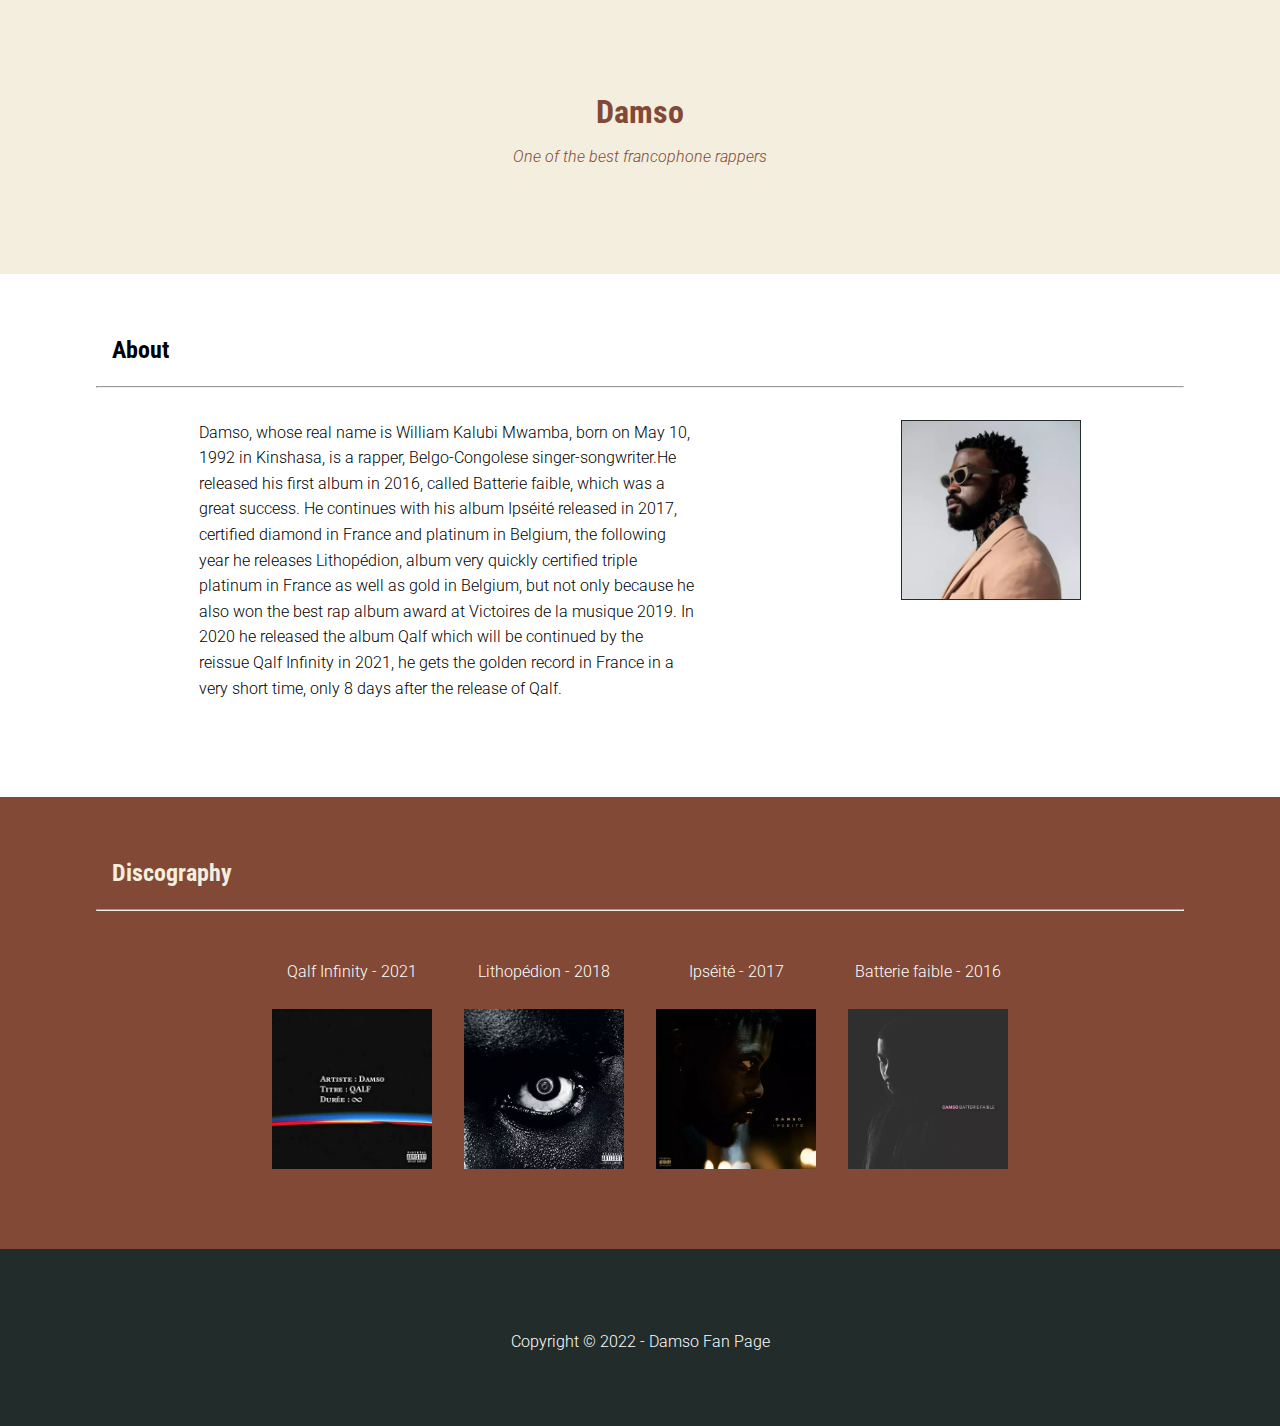
<file: index.html>
<!DOCTYPE html>
<html lang="en">
<head>
    <meta charset="UTF-8">
    <meta http-equiv="X-UA-Compatible" content="IE=edge">
    <meta name="viewport" content="width=device-width, initial-scale=1.0">
    <link rel="stylesheet" href="mainpage/CSS/main.css">
    <link href="https://fonts.googleapis.com/css2?family=Roboto+Condensed:ital,wght@0,300;1,300&display=swap" rel="stylesheet">
    <link href="https://fonts.googleapis.com/css2?family=Roboto:ital,wght@0,100;0,300;1,100;1,300&display=swap" rel="stylesheet"> 
    <title>Damso Fan Page</title>
</head>
<body>

    <header class="bg-light">
        <div class="container text-center">
            <h1>Damso</h1>
            <p>One of the best francophone rappers</p>
        </div>
    </header>

    <section class="about">
        <div class="container">
            <h2>About</h2>
            <hr>
            <div class="split">
                <div class="left">
                    <p>Damso, whose real name is William Kalubi Mwamba, born on May 10, 1992 in Kinshasa, is a 
                        rapper, Belgo-Congolese singer-songwriter.He released his first album in 2016, called 
                        Batterie faible, which was a great success. He continues with his album Ipséité released in 
                        2017, certified diamond in France and platinum in Belgium, the following year he releases 
                        Lithopédion, album very quickly certified triple platinum in France as well as gold in 
                        Belgium, but not only because he also won the best rap album award at Victoires de la 
                        musique 2019. In 2020 he released the album Qalf which will be continued by the reissue 
                        Qalf Infinity in 2021, he gets the golden record in France in a very short time, only 8 days 
                        after the release of Qalf.</p>
                </div>
                <div class="right">
                    <img class ="pp" src="mainpage/img/imgdamso.webp" alt="photo du rappeur Damso">
                </div>
            </div>
        </div>
    </section>

    <section class="bg-brown">
        <div class="container">
            <h2>Discography</h2>
            <hr>
            <div class="split">
                <div class="forhover">
                    <p>Qalf Infinity - 2021</p>
                    <a href="qalf-infinity/qalfinfinity.html"><img class ="album" src="mainpage/img/qalf.jpg" alt="cover de l'album"></a>
                </div>
                <div class="forhover">
                    <p>Lithopédion - 2018</p>
                    <a href="lithopédion/lithopedion.html"><img class ="album" src="mainpage/img/lithopedion.webp" alt="cover de l'album"></a>
                </div>
                <div class="forhover">
                    <p>Ipséité - 2017</p>
                    <a href="ipseite/ipseite.html"><img class ="album" src="mainpage/img/ipseite.webp" alt="cover de l'album"></a>
                </div>
                <div class="forhover">
                    <p>Batterie faible - 2016</p>
                    <a href="batterie-faible/batteriefaible.html"><img class ="album" src="mainpage/img/batterie-faible.webp" alt="cover de l'album"></a>
                </div>
            </div>
        </div>
    </section>

    <footer class="bg-dark">
        <div class="container text-center">
            <p>Copyright &copy; 2022 - Damso Fan Page</p>
        </div>
    </footer>

</body>
</html>
</file>
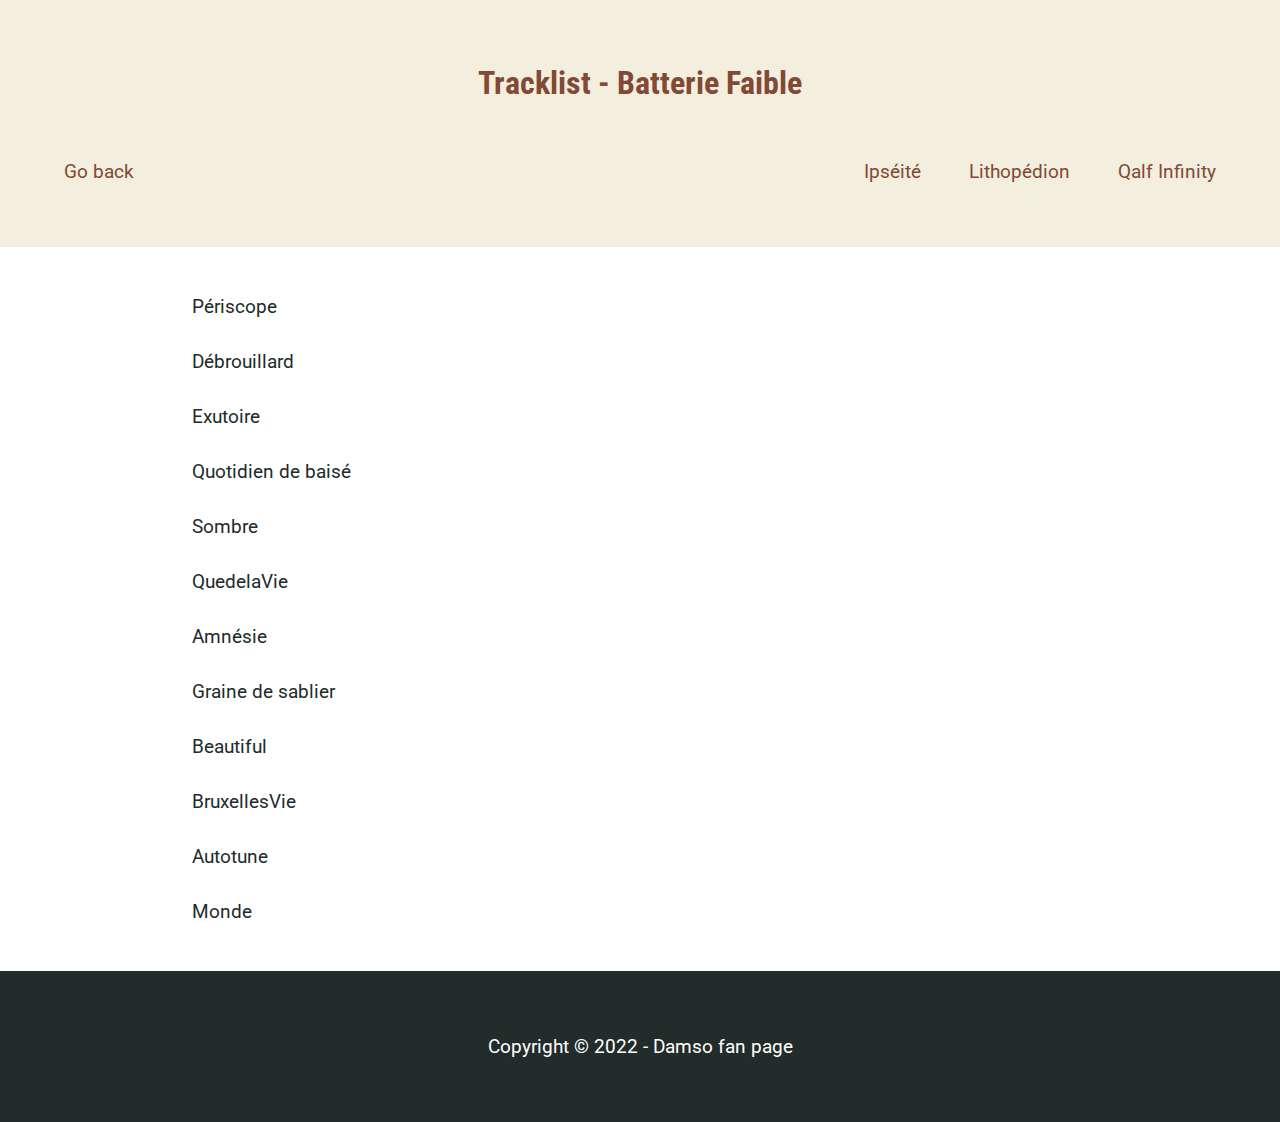
<file: batterie-faible/index.html>
<!DOCTYPE html>
<html lang="en">
<head>
    <meta charset="UTF-8">
    <meta http-equiv="X-UA-Compatible" content="IE=edge">
    <meta name="viewport" content="width=device-width, initial-scale=1.0">
    <link rel="stylesheet" href="CSS/style.css">
    <link href="https://fonts.googleapis.com/css2?family=Roboto+Condensed:ital,wght@0,300;1,300&display=swap" rel="stylesheet">
    <link href="https://fonts.googleapis.com/css2?family=Roboto:ital,wght@0,100;0,300;1,100;1,300&display=swap" rel="stylesheet">
    <title>Tracklist - Batterie Faible</title>
</head>
<body>
    
    <div class="bg-light">
        <div class="container">
            <header class="text-center">
                <div >
                    <h1>Tracklist - Batterie Faible</h1>
                </div>
            </header>
            <nav class="navbar">

                <div class="left">
                    <a href="../index.html"><p>Go back</p></a>
                </div>

                <div class="right">
                    <ul class="navigation text-center">
                        <li>
                            <a href="../ipseite/index.html">
                                <p>Ipséité</p>
                            </a>
                        </li>
                        <li>
                            <a href="../lithopédion/index.html">
                                <p>Lithopédion</p>
                            </a>
                        </li>
                        <li>
                            <a href="../qalf-infinity/index.html">
                                <p>Qalf Infinity</p>
                            </a>
                        </li>
                    </ul>
                </div>
                
            </nav>
        </div>
    </div>
    

    <section class="bg-white">
        <ul class="tracklist">
            <li>
                <p>Périscope</p>
            </li>
            <li>
                <p>Débrouillard</p>
            </li>
            <li>
                <p>Exutoire</p>
            </li>
            <li>
                <p>Quotidien de baisé</p>
            </li>
            <li>
                <p>Sombre</p>
            </li>
            <li>
                <p>QuedelaVie</p>
            </li>
            <li>
                <p>Amnésie</p>
            </li>
            <li>
                <p>Graine de sablier</p>
            </li>
            <li>
                <p>Beautiful</p>
            </li>
            <li>
                <p>BruxellesVie</p>
            </li>
            <li>
                <p>Autotune</p>
            </li>
            <li>
                <p>Monde</p>
            </li>
        </ul>
    </section>

    <footer class="bg-dark">
        <div class="container text-center">
            <p>Copyright &copy; 2022 - Damso fan page</p>
        </div>
    </footer>

</body>
</html>
</file>
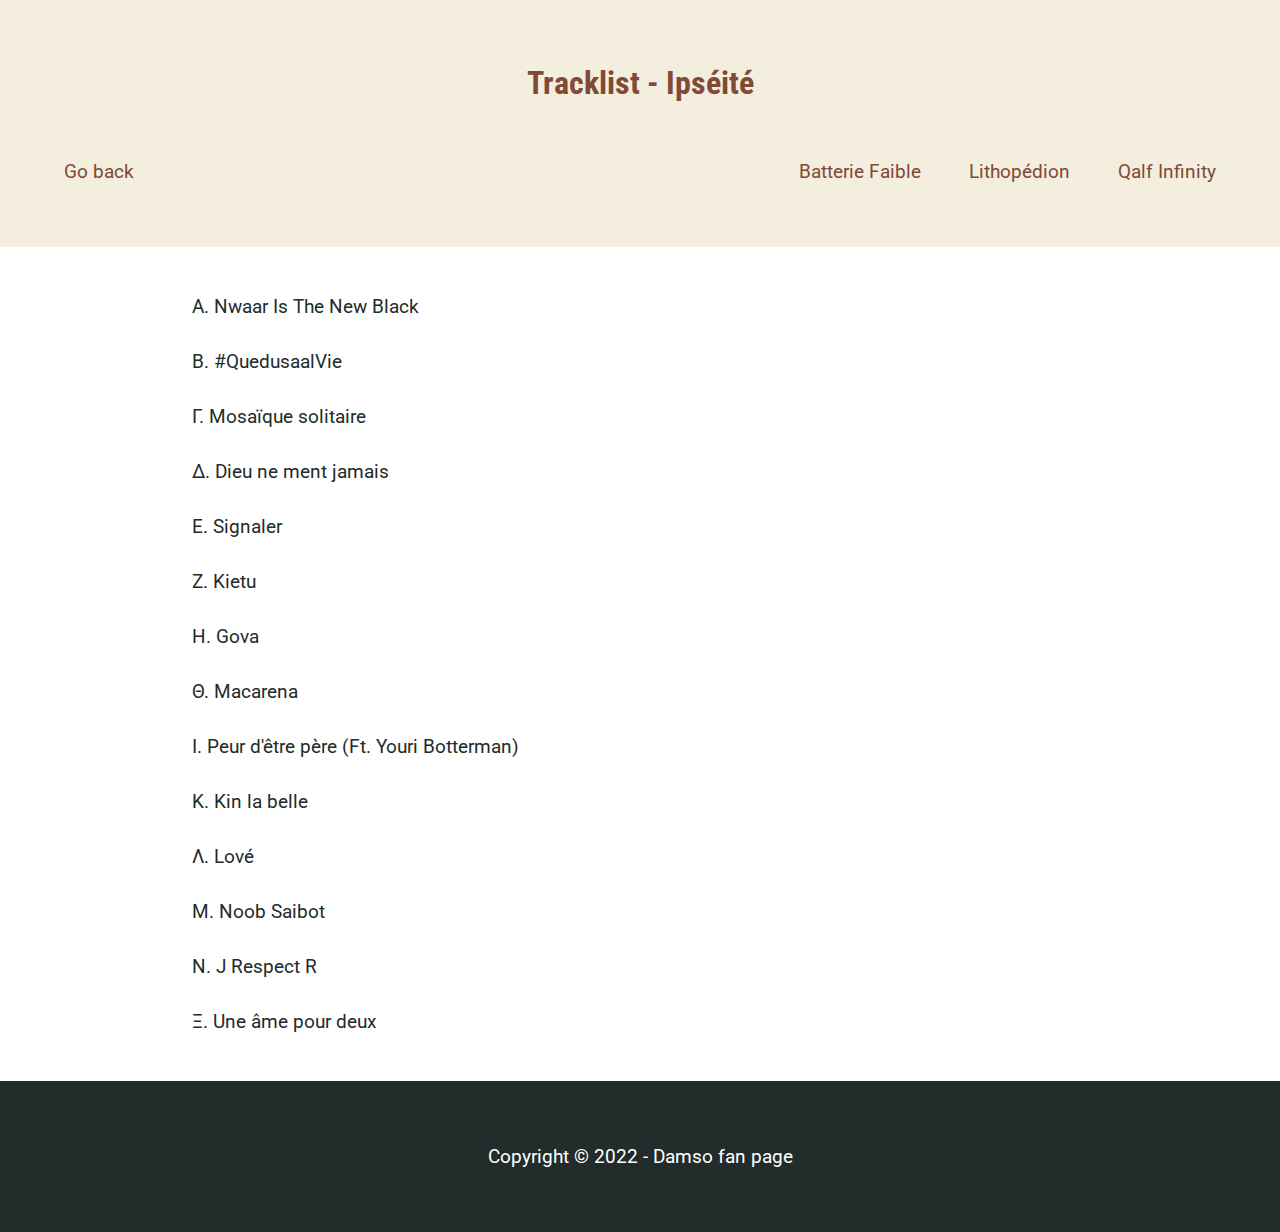
<file: ipseite/index.html>
<!DOCTYPE html>
<html lang="en">
<head>
    <meta charset="UTF-8">
    <meta http-equiv="X-UA-Compatible" content="IE=edge">
    <meta name="viewport" content="width=device-width, initial-scale=1.0">
    <link rel="stylesheet" href="CSS/style.css">
    <link href="https://fonts.googleapis.com/css2?family=Roboto+Condensed:ital,wght@0,300;1,300&display=swap" rel="stylesheet">
    <link href="https://fonts.googleapis.com/css2?family=Roboto:ital,wght@0,100;0,300;1,100;1,300&display=swap" rel="stylesheet">
    <title>Tracklist - Ipséité</title>
</head>
<body>
    
    <div class="bg-light">
        <div class="container">
            <header class="text-center">
                <div >
                    <h1>Tracklist - Ipséité</h1>
                </div>
            </header>
            <nav class="navbar">

                <div class="left">
                    <a href="../index.html"><p>Go back</p></a>
                </div>

                <div class="right">
                    <ul class="navigation text-center">
                        <li>
                            <a href="../batterie-faible/index.html">
                                <p>Batterie Faible</p>
                            </a>
                        </li>
                        <li>
                            <a href="../lithopédion/index.html">
                                <p>Lithopédion</p>
                            </a>
                        </li>
                        <li>
                            <a href="../qalf-infinity/index.html">
                                <p>Qalf Infinity</p>
                            </a>
                        </li>
                    </ul>
                </div>
                
            </nav>
        </div>
    </div>
    

    <section class="bg-white">
        <ul class="tracklist">
            <li>
                <p>Α. Nwaar Is The New Black </p>
            </li>
            <li>
                <p>B. #QuedusaalVie</p>
            </li>
            <li>
                <p>Γ. Mosaïque solitaire</p>
            </li>
            <li>
                <p>Δ. Dieu ne ment jamais</p>
            </li>
            <li>
                <p>Ε. Signaler</p>
            </li>
            <li>
                <p>Ζ. Kietu</p>
            </li>
            <li>
                <p>Η. Gova</p>
            </li>
            <li>
                <p>Θ. Macarena</p>
            </li>
            <li>
                <p>Ι. Peur d'être père (Ft. Youri Botterman)</p>
            </li>
            <li>
                <p>Κ. Kin la belle</p>
            </li>
            <li>
                <p>Λ. Lové</p>
            </li>
            <li>
                <p>Μ. Noob Saibot</p>
            </li>
            <li>
                <p>N. J Respect R</p>
            </li>
            <li>
                <p>Ξ. Une âme pour deux</p>
            </li>
        </ul>
    </section>

    <footer class="bg-dark">
        <div class="container text-center">
            <p>Copyright &copy; 2022 - Damso fan page</p>
        </div>
    </footer>

</body>
</html>
</file>
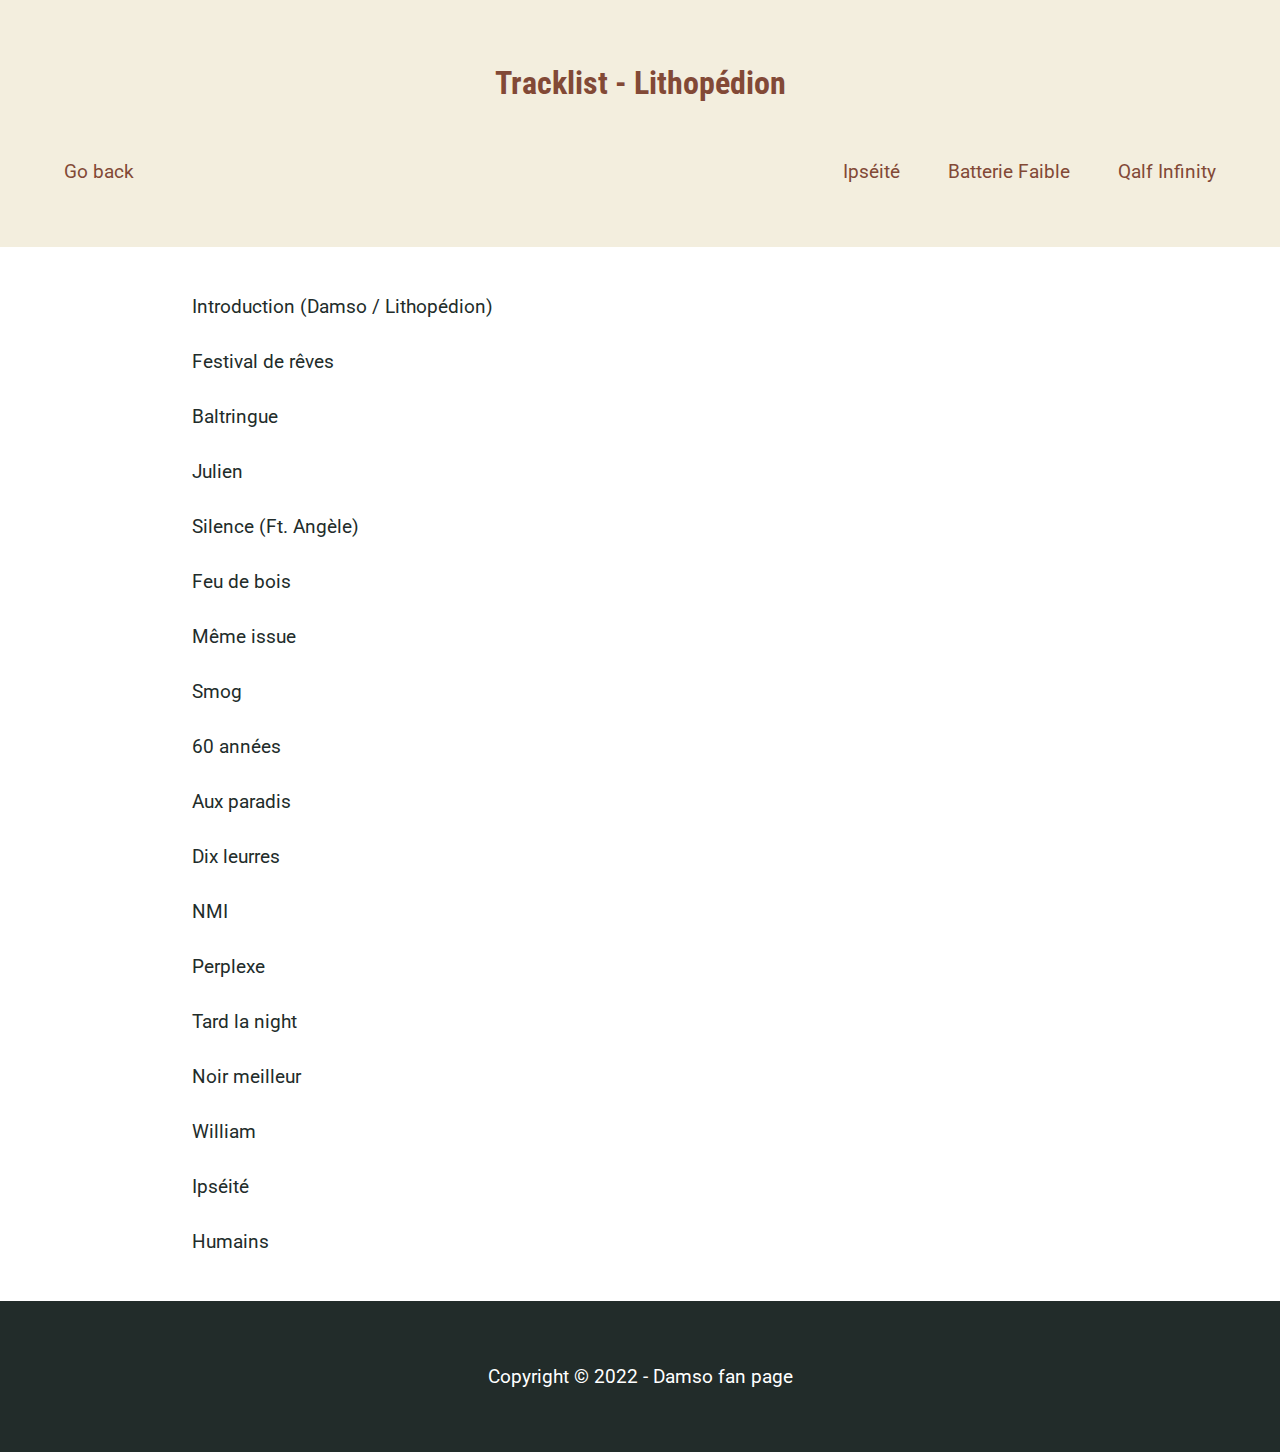
<file: lithopédion/index.html>
<!DOCTYPE html>
<html lang="en">
<head>
    <meta charset="UTF-8">
    <meta http-equiv="X-UA-Compatible" content="IE=edge">
    <meta name="viewport" content="width=device-width, initial-scale=1.0">
    <link rel="stylesheet" href="CSS/style.css">
    <link href="https://fonts.googleapis.com/css2?family=Roboto+Condensed:ital,wght@0,300;1,300&display=swap" rel="stylesheet">
    <link href="https://fonts.googleapis.com/css2?family=Roboto:ital,wght@0,100;0,300;1,100;1,300&display=swap" rel="stylesheet">
    <title>Tracklist - Lithopédion</title>
</head>
<body>
    
    <div class="bg-light">
        <div class="container">
            <header class="text-center">
                <div >
                    <h1>Tracklist - Lithopédion</h1>
                </div>
            </header>
            <nav class="navbar">

                <div class="left">
                    <a href="../index.html"><p>Go back</p></a>
                </div>

                <div class="right">
                    <ul class="navigation text-center">
                        <li>
                            <a href="../ipseite/index.html">
                                <p>Ipséité</p>
                            </a>
                        </li>
                        <li>
                            <a href="../batterie-faible/index.html">
                                <p>Batterie Faible</p>
                            </a>
                        </li>
                        <li>
                            <a href="../qalf-infinity/index.html">
                                <p>Qalf Infinity</p>
                            </a>
                        </li>
                    </ul>
                </div>
                
            </nav>
        </div>
    </div>
    

    <section class="bg-white">
        <ul class="tracklist">
            <li>
                <p>Introduction (Damso / Lithopédion)</p>
            </li>
            <li>
                <p>Festival de rêves</p>
            </li>
            <li>
                <p>Baltringue</p>
            </li>
            <li>
                <p>Julien</p>
            </li>
            <li>
                <p>Silence (Ft. Angèle)</p>
            </li>
            <li>
                <p>Feu de bois</p>
            </li>
            <li>
                <p>Même issue</p>
            </li>
            <li>
                <p>Smog</p>
            </li>
            <li>
                <p>60 années</p>
            </li>
            <li>
                <p>Aux paradis</p>
            </li>
            <li>
                <p>Dix leurres</p>
            </li>
            <li>
                <p>NMI</p>
            </li>
            <li>
                <p>Perplexe</p>
            </li>
            <li>
                <p>Tard la night</p>
            </li>
            <li>
                <p>Noir meilleur</p>
            </li>
            <li>
                <p>William</p>
            </li>
            <li>
                <p>Ipséité</p>
            </li>
            <li>
                <p>Humains</p>
            </li>
        </ul>
    </section>

    <footer class="bg-dark">
        <div class="container text-center">
            <p>Copyright &copy; 2022 - Damso fan page</p>
        </div>
    </footer>

</body>
</html>
</file>
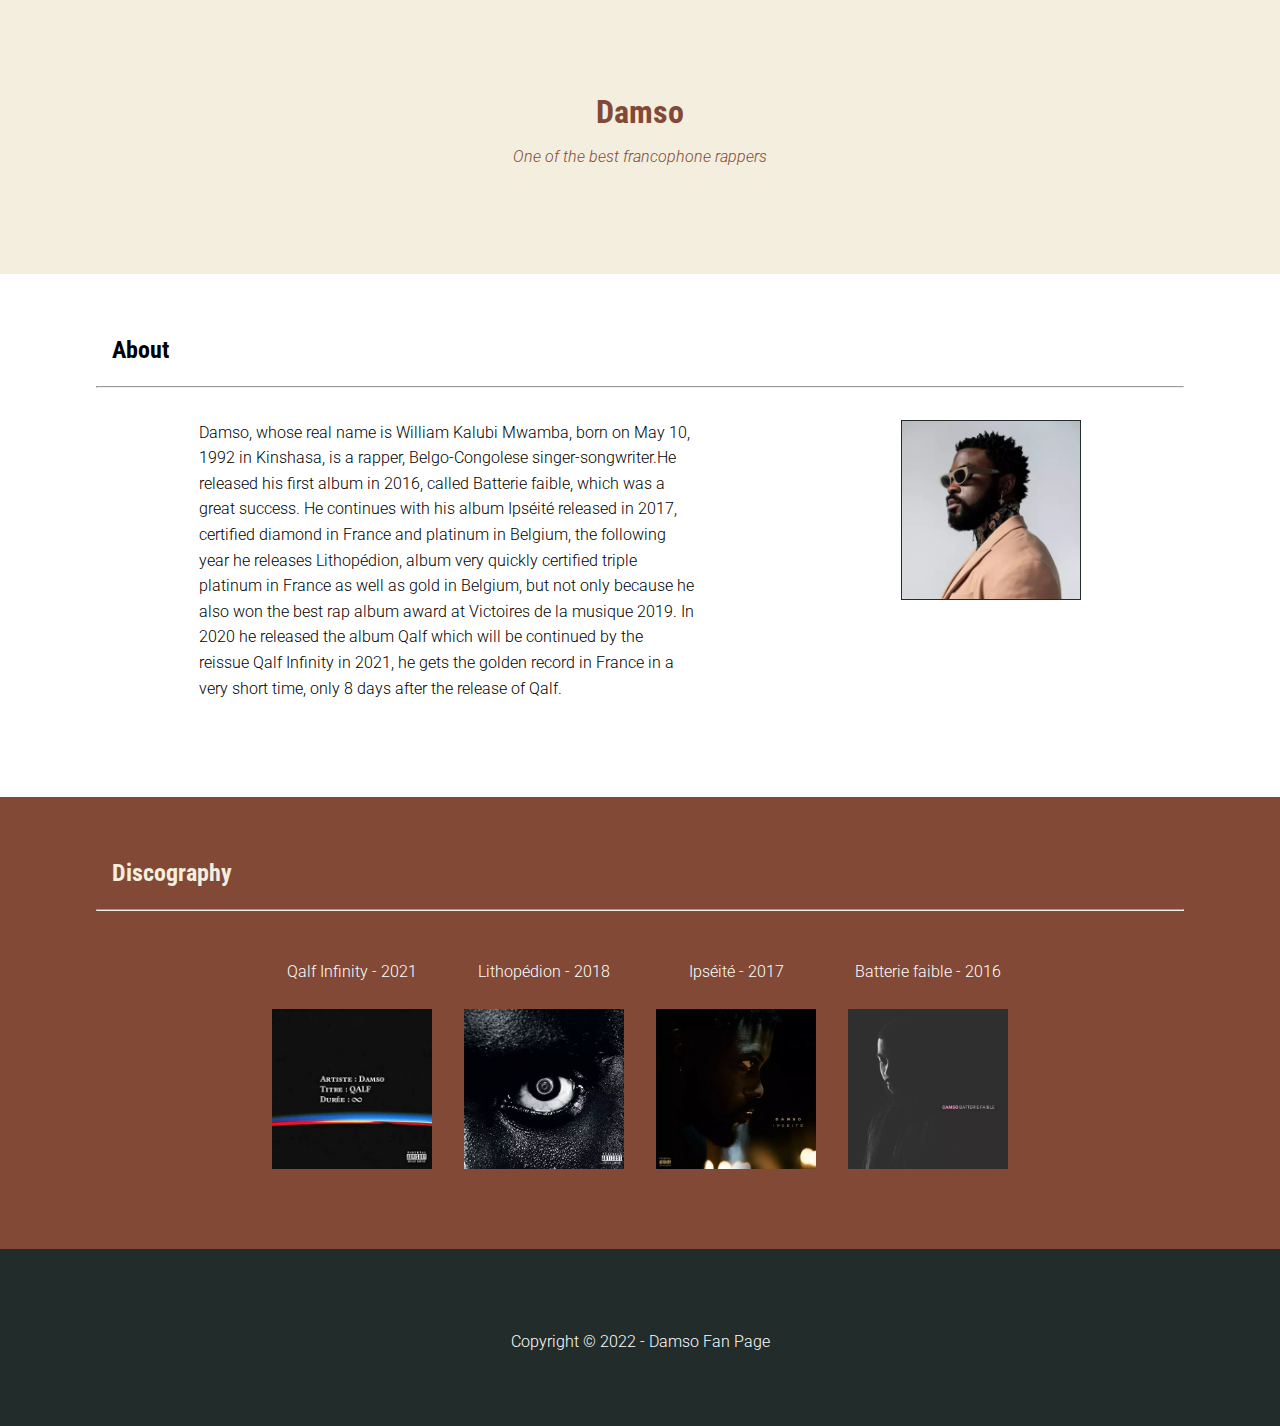
<file: mainpage/index.html>
<!DOCTYPE html>
<html lang="en">
<head>
    <meta charset="UTF-8">
    <meta http-equiv="X-UA-Compatible" content="IE=edge">
    <meta name="viewport" content="width=device-width, initial-scale=1.0">
    <link rel="stylesheet" href="CSS/main.css">
    <link href="https://fonts.googleapis.com/css2?family=Roboto+Condensed:ital,wght@0,300;1,300&display=swap" rel="stylesheet">
    <link href="https://fonts.googleapis.com/css2?family=Roboto:ital,wght@0,100;0,300;1,100;1,300&display=swap" rel="stylesheet"> 
    <title>Damso Fan Page</title>
</head>
<body>

    <header class="bg-light">
        <div class="container text-center">
            <h1>Damso</h1>
            <p>One of the best francophone rappers</p>
        </div>
    </header>

    <section class="about">
        <div class="container">
            <h2>About</h2>
            <hr>
            <div class="split">
                <div class="left">
                    <p>Damso, whose real name is William Kalubi Mwamba, born on May 10, 1992 in Kinshasa, is a 
                        rapper, Belgo-Congolese singer-songwriter.He released his first album in 2016, called 
                        Batterie faible, which was a great success. He continues with his album Ipséité released in 
                        2017, certified diamond in France and platinum in Belgium, the following year he releases 
                        Lithopédion, album very quickly certified triple platinum in France as well as gold in 
                        Belgium, but not only because he also won the best rap album award at Victoires de la 
                        musique 2019. In 2020 he released the album Qalf which will be continued by the reissue 
                        Qalf Infinity in 2021, he gets the golden record in France in a very short time, only 8 days 
                        after the release of Qalf.</p>
                </div>
                <div class="right">
                    <img class ="pp" src="img/imgdamso.webp" alt="photo du rappeur Damso">
                </div>
            </div>
        </div>
    </section>

    <section class="bg-brown">
        <div class="container">
            <h2>Discography</h2>
            <hr>
            <div class="split">
                <div class="forhover">
                    <p>Qalf Infinity - 2021</p>
                    <a href="/qalf-infinity/index.html"><img class ="album" src="img/qalf.jpg" alt="cover de l'album"></a>
                </div>
                <div class="forhover">
                    <p>Lithopédion - 2018</p>
                    <a href="/lithopédion/index.html"><img class ="album" src="img/lithopedion.webp" alt="cover de l'album"></a>
                </div>
                <div class="forhover">
                    <p>Ipséité - 2017</p>
                    <a href="/ipseite/index.html"><img class ="album" src="img/ipseite.webp" alt="cover de l'album"></a>
                </div>
                <div class="forhover">
                    <p>Batterie faible - 2016</p>
                    <a href="/batterie-faible/index.html"><img class ="album" src="img/batterie-faible.webp" alt="cover de l'album"></a>
                </div>
            </div>
        </div>
    </section>

    <footer class="bg-dark">
        <div class="container text-center">
            <p>Copyright &copy; 2022 - Damso Fan Page</p>
        </div>
    </footer>

</body>
</html>
</file>
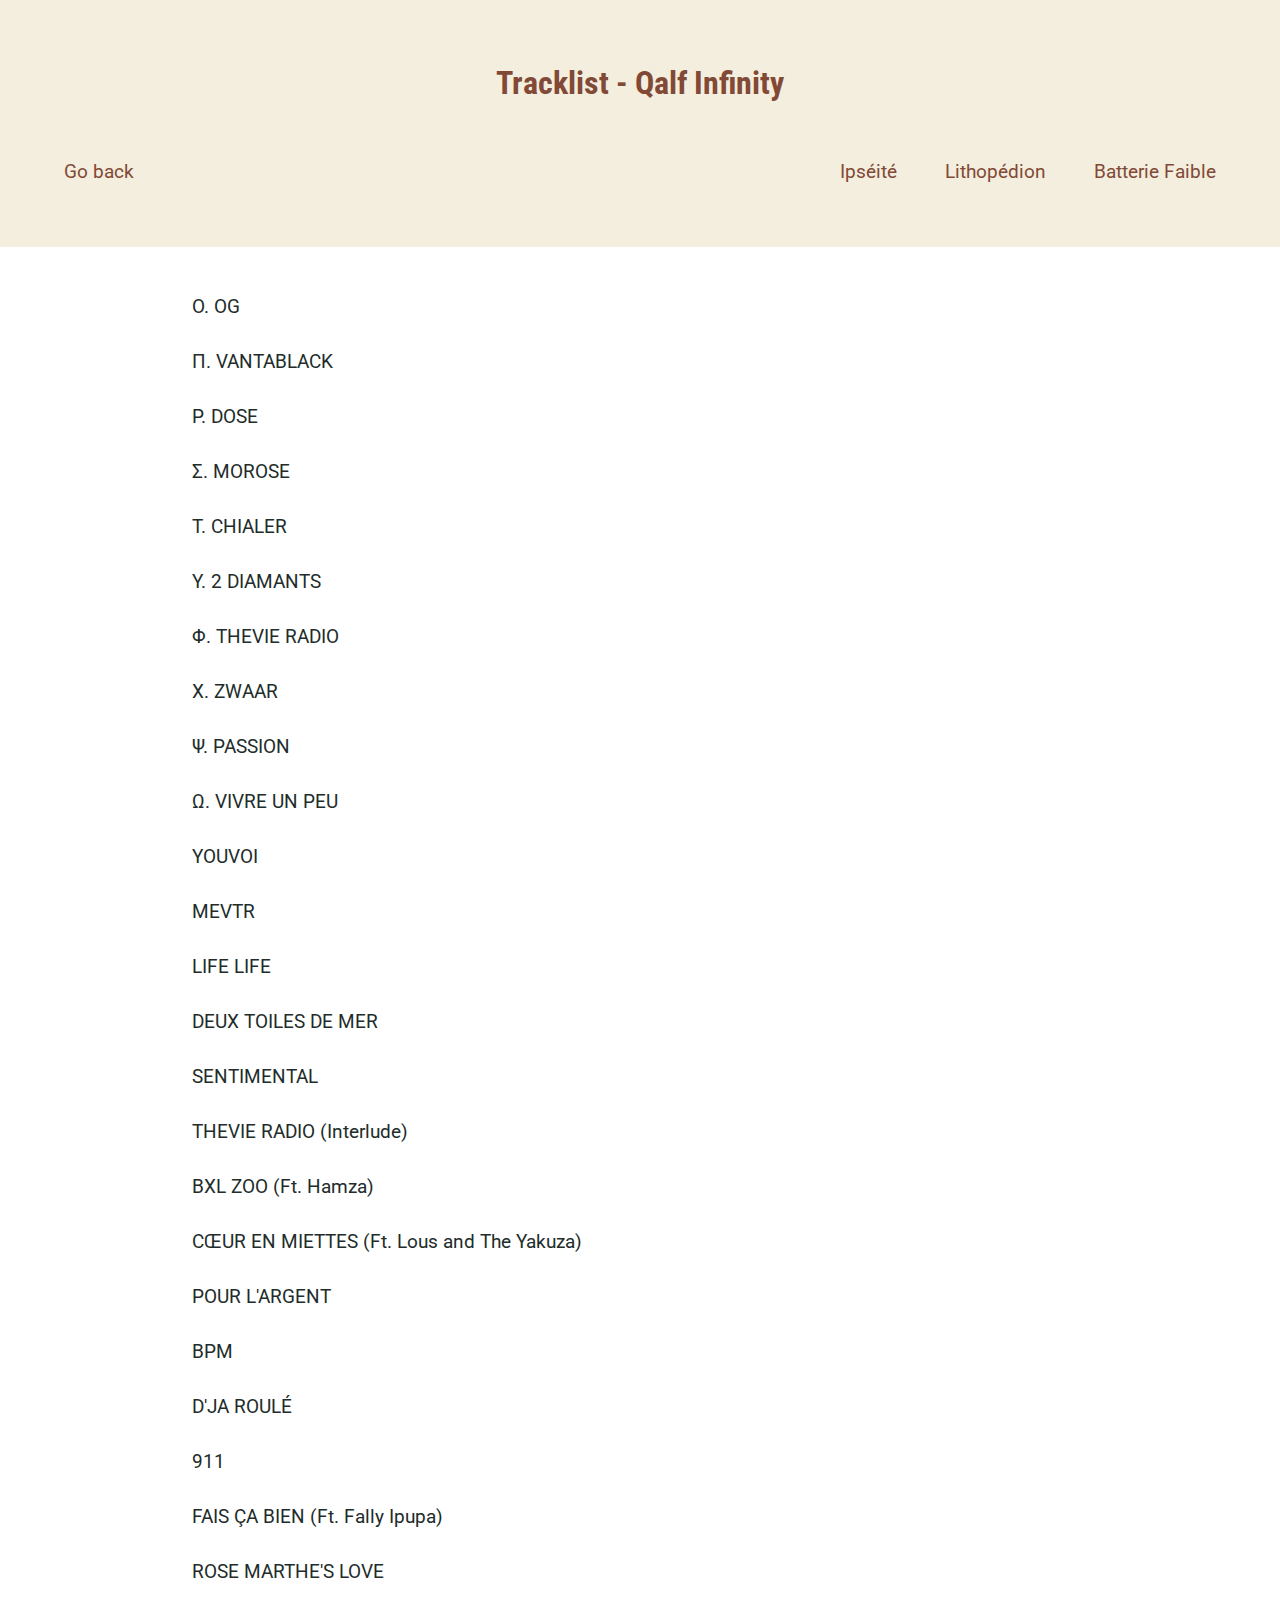
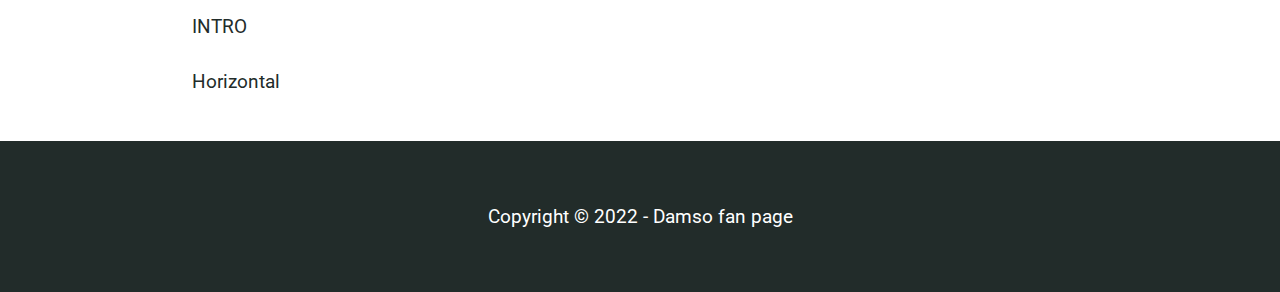
<file: qalf-infinity/index.html>
<!DOCTYPE html>
<html lang="en">
<head>
    <meta charset="UTF-8">
    <meta http-equiv="X-UA-Compatible" content="IE=edge">
    <meta name="viewport" content="width=device-width, initial-scale=1.0">
    <link rel="stylesheet" href="CSS/style.css">
    <link href="https://fonts.googleapis.com/css2?family=Roboto+Condensed:ital,wght@0,300;1,300&display=swap" rel="stylesheet">
    <link href="https://fonts.googleapis.com/css2?family=Roboto:ital,wght@0,100;0,300;1,100;1,300&display=swap" rel="stylesheet">
    <title>Tracklist - Qalf Infinity</title>
</head>
<body>
    
    <div class="bg-light">
        <div class="container">
            <header class="text-center">
                <div >
                    <h1>Tracklist - Qalf Infinity</h1>
                </div>
            </header>
            <nav class="navbar">

                <div class="left">
                    <a href="../index.html"><p>Go back</p></a>
                </div>

                <div class="right">
                    <ul class="navigation text-center">
                        <li>
                            <a href="../ipseite/index.html">
                                <p>Ipséité</p>
                            </a>
                        </li>
                        <li>
                            <a href="../lithopédion/index.html">
                                <p>Lithopédion</p>
                            </a>
                        </li>
                        <li>
                            <a href="../batterie-faible/index.html">
                                <p>Batterie Faible</p>
                            </a>
                        </li>
                    </ul>
                </div>
                
            </nav>
        </div>
    </div>
    

    <section class="bg-white">
        <ul class="tracklist">
            <li>
                <p>Ο. OG</p>
            </li>
            <li>
                <p>Π. VANTABLACK</p>
            </li>
            <li>
                <p>Ρ. DOSE</p>
            </li>
            <li>
                <p>Σ. MOROSE</p>
            </li>
            <li>
                <p>Τ. CHIALER</p>
            </li>
            <li>
                <p>Υ. 2 DIAMANTS</p>
            </li>
            <li>
                <p>Φ. THEVIE RADIO</p>
            </li>
            <li>
                <p>Χ. ZWAAR</p>
            </li>
            <li>
                <p>Ψ. PASSION</p>
            </li>
            <li>
                <p>Ω. VIVRE UN PEU</p>
            </li>
            <li>
                <p>YOUVOI</p>
            </li>
            <li>
                <p>MEVTR</p>
            </li>
            <li>
                <p>LIFE LIFE</p>
            </li>
            <li>
                <p>DEUX TOILES DE MER</p>
            </li>
            <li>
                <p>SENTIMENTAL</p>
            </li>
            <li>
                <p>THEVIE RADIO (Interlude)</p>
            </li>
            <li>
                <p>BXL ZOO (Ft. Hamza)</p>
            </li>
            <li>
                <p>CŒUR EN MIETTES (Ft. Lous and The Yakuza)</p>
            </li>
            <li>
                <p>POUR L'ARGENT</p>
            </li>
            <li>
                <p>BPM</p>
            </li>
            <li>
                <p>D'JA ROULÉ</p>
            </li>
            <li>
                <p>911</p>
            </li>
            <li>
                <p>FAIS ÇA BIEN (Ft. Fally Ipupa)</p>
            </li>
            <li>
                <p>ROSE MARTHE'S LOVE</p>
            </li>
            <li>
                <p>INTRO</p>
            </li>
            <li>
                <p>Horizontal</p>
            </li>
        </ul>
    </section>

    <footer class="bg-dark">
        <div class="container text-center">
            <p>Copyright &copy; 2022 - Damso fan page</p>
        </div>
    </footer>

</body>
</html>
</file>
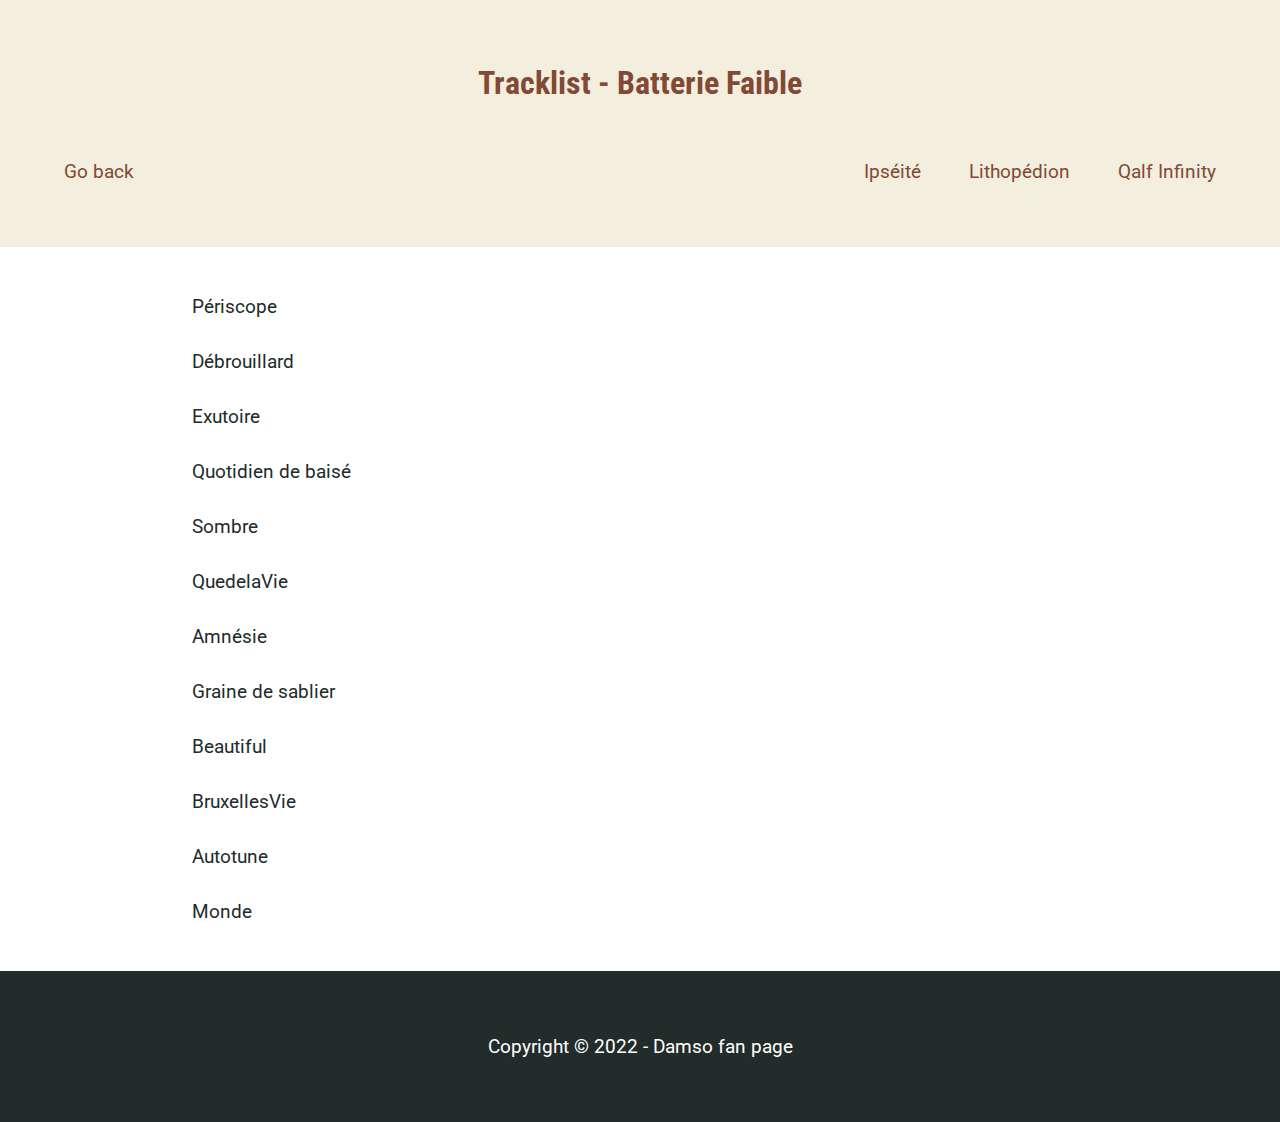
<file: batterie-faible/batteriefaible.html>
<!DOCTYPE html>
<html lang="en">
<head>
    <meta charset="UTF-8">
    <meta http-equiv="X-UA-Compatible" content="IE=edge">
    <meta name="viewport" content="width=device-width, initial-scale=1.0">
    <link rel="stylesheet" href="CSS/style.css">
    <link href="https://fonts.googleapis.com/css2?family=Roboto+Condensed:ital,wght@0,300;1,300&display=swap" rel="stylesheet">
    <link href="https://fonts.googleapis.com/css2?family=Roboto:ital,wght@0,100;0,300;1,100;1,300&display=swap" rel="stylesheet">
    <title>Tracklist - Batterie Faible</title>
</head>
<body>
    
    <div class="bg-light">
        <div class="container">
            <header class="text-center">
                <div >
                    <h1>Tracklist - Batterie Faible</h1>
                </div>
            </header>
            <nav class="navbar">

                <div class="left">
                    <a href="../index.html"><p>Go back</p></a>
                </div>

                <div class="right">
                    <ul class="navigation text-center">
                        <li>
                            <a href="../ipseite/ipseite.html">
                                <p>Ipséité</p>
                            </a>
                        </li>
                        <li>
                            <a href="../lithopédion/lithopedion.html">
                                <p>Lithopédion</p>
                            </a>
                        </li>
                        <li>
                            <a href="../qalf-infinity/qalfinfinity.html">
                                <p>Qalf Infinity</p>
                            </a>
                        </li>
                    </ul>
                </div>
                
            </nav>
        </div>
    </div>
    

    <section class="bg-white">
        <ul class="tracklist">
            <li>
                <p>Périscope</p>
            </li>
            <li>
                <p>Débrouillard</p>
            </li>
            <li>
                <p>Exutoire</p>
            </li>
            <li>
                <p>Quotidien de baisé</p>
            </li>
            <li>
                <p>Sombre</p>
            </li>
            <li>
                <p>QuedelaVie</p>
            </li>
            <li>
                <p>Amnésie</p>
            </li>
            <li>
                <p>Graine de sablier</p>
            </li>
            <li>
                <p>Beautiful</p>
            </li>
            <li>
                <p>BruxellesVie</p>
            </li>
            <li>
                <p>Autotune</p>
            </li>
            <li>
                <p>Monde</p>
            </li>
        </ul>
    </section>

    <footer class="bg-dark">
        <div class="container text-center">
            <p>Copyright &copy; 2022 - Damso fan page</p>
        </div>
    </footer>

</body>
</html>
</file>
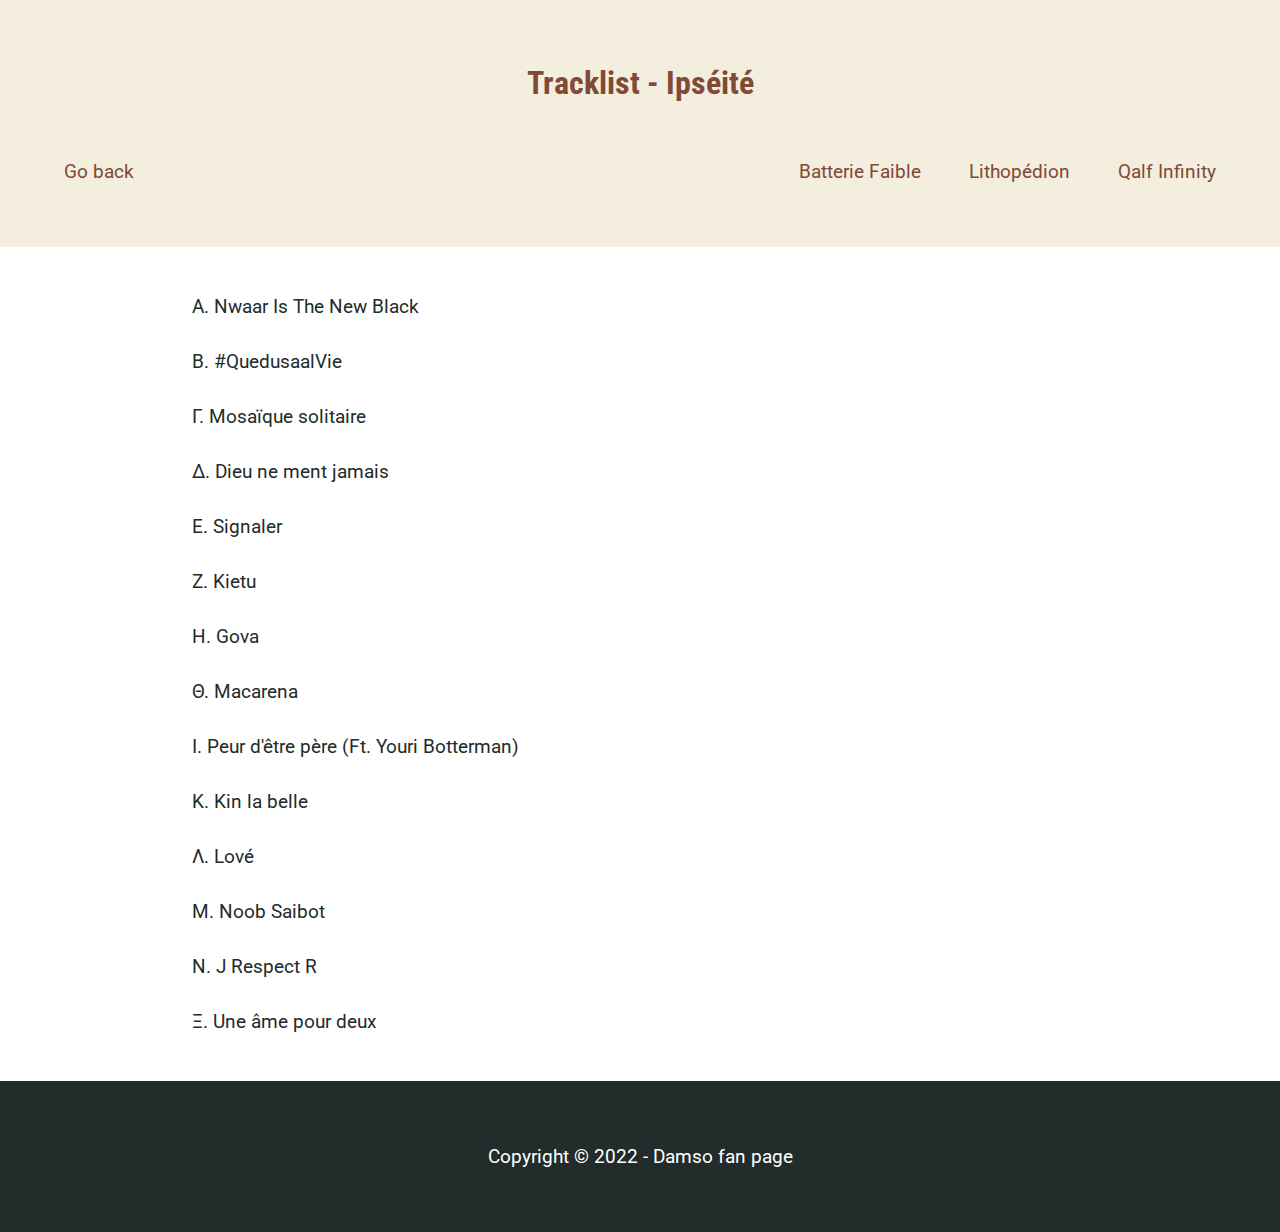
<file: ipseite/ipseite.html>
<!DOCTYPE html>
<html lang="en">
<head>
    <meta charset="UTF-8">
    <meta http-equiv="X-UA-Compatible" content="IE=edge">
    <meta name="viewport" content="width=device-width, initial-scale=1.0">
    <link rel="stylesheet" href="CSS/style.css">
    <link href="https://fonts.googleapis.com/css2?family=Roboto+Condensed:ital,wght@0,300;1,300&display=swap" rel="stylesheet">
    <link href="https://fonts.googleapis.com/css2?family=Roboto:ital,wght@0,100;0,300;1,100;1,300&display=swap" rel="stylesheet">
    <title>Tracklist - Ipséité</title>
</head>
<body>
    
    <div class="bg-light">
        <div class="container">
            <header class="text-center">
                <div >
                    <h1>Tracklist - Ipséité</h1>
                </div>
            </header>
            <nav class="navbar">

                <div class="left">
                    <a href="../index.html"><p>Go back</p></a>
                </div>

                <div class="right">
                    <ul class="navigation text-center">
                        <li>
                            <a href="../batterie-faible/batteriefaible.html">
                                <p>Batterie Faible</p>
                            </a>
                        </li>
                        <li>
                            <a href="../lithopédion/lithopedion.html">
                                <p>Lithopédion</p>
                            </a>
                        </li>
                        <li>
                            <a href="../qalf-infinity/qalfinfinity.html">
                                <p>Qalf Infinity</p>
                            </a>
                        </li>
                    </ul>
                </div>
                
            </nav>
        </div>
    </div>
    

    <section class="bg-white">
        <ul class="tracklist">
            <li>
                <p>Α. Nwaar Is The New Black </p>
            </li>
            <li>
                <p>B. #QuedusaalVie</p>
            </li>
            <li>
                <p>Γ. Mosaïque solitaire</p>
            </li>
            <li>
                <p>Δ. Dieu ne ment jamais</p>
            </li>
            <li>
                <p>Ε. Signaler</p>
            </li>
            <li>
                <p>Ζ. Kietu</p>
            </li>
            <li>
                <p>Η. Gova</p>
            </li>
            <li>
                <p>Θ. Macarena</p>
            </li>
            <li>
                <p>Ι. Peur d'être père (Ft. Youri Botterman)</p>
            </li>
            <li>
                <p>Κ. Kin la belle</p>
            </li>
            <li>
                <p>Λ. Lové</p>
            </li>
            <li>
                <p>Μ. Noob Saibot</p>
            </li>
            <li>
                <p>N. J Respect R</p>
            </li>
            <li>
                <p>Ξ. Une âme pour deux</p>
            </li>
        </ul>
    </section>

    <footer class="bg-dark">
        <div class="container text-center">
            <p>Copyright &copy; 2022 - Damso fan page</p>
        </div>
    </footer>

</body>
</html>
</file>
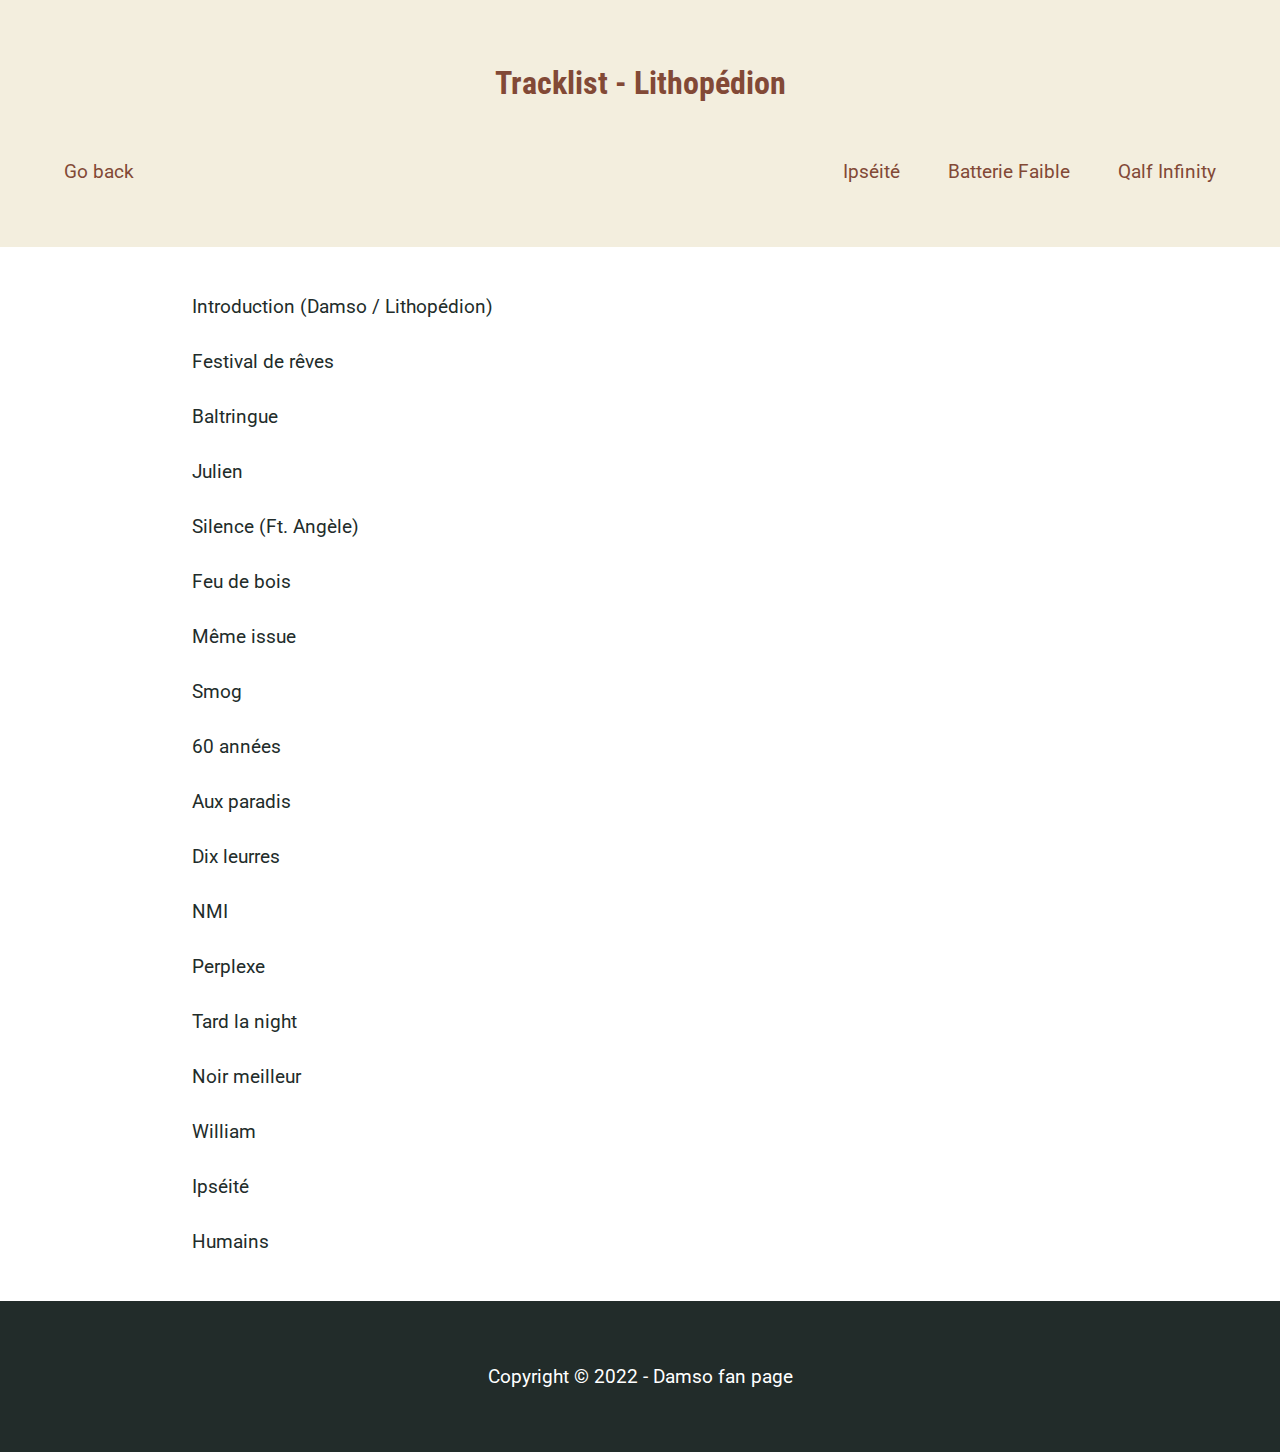
<file: lithopédion/lithopedion.html>
<!DOCTYPE html>
<html lang="en">
<head>
    <meta charset="UTF-8">
    <meta http-equiv="X-UA-Compatible" content="IE=edge">
    <meta name="viewport" content="width=device-width, initial-scale=1.0">
    <link rel="stylesheet" href="CSS/style.css">
    <link href="https://fonts.googleapis.com/css2?family=Roboto+Condensed:ital,wght@0,300;1,300&display=swap" rel="stylesheet">
    <link href="https://fonts.googleapis.com/css2?family=Roboto:ital,wght@0,100;0,300;1,100;1,300&display=swap" rel="stylesheet">
    <title>Tracklist - Lithopédion</title>
</head>
<body>
    
    <div class="bg-light">
        <div class="container">
            <header class="text-center">
                <div >
                    <h1>Tracklist - Lithopédion</h1>
                </div>
            </header>
            <nav class="navbar">

                <div class="left">
                    <a href="../index.html"><p>Go back</p></a>
                </div>

                <div class="right">
                    <ul class="navigation text-center">
                        <li>
                            <a href="../ipseite/ipseite.html">
                                <p>Ipséité</p>
                            </a>
                        </li>
                        <li>
                            <a href="../batterie-faible/batteriefaible.html">
                                <p>Batterie Faible</p>
                            </a>
                        </li>
                        <li>
                            <a href="../qalf-infinity/qalfinfinity.html">
                                <p>Qalf Infinity</p>
                            </a>
                        </li>
                    </ul>
                </div>
                
            </nav>
        </div>
    </div>
    

    <section class="bg-white">
        <ul class="tracklist">
            <li>
                <p>Introduction (Damso / Lithopédion)</p>
            </li>
            <li>
                <p>Festival de rêves</p>
            </li>
            <li>
                <p>Baltringue</p>
            </li>
            <li>
                <p>Julien</p>
            </li>
            <li>
                <p>Silence (Ft. Angèle)</p>
            </li>
            <li>
                <p>Feu de bois</p>
            </li>
            <li>
                <p>Même issue</p>
            </li>
            <li>
                <p>Smog</p>
            </li>
            <li>
                <p>60 années</p>
            </li>
            <li>
                <p>Aux paradis</p>
            </li>
            <li>
                <p>Dix leurres</p>
            </li>
            <li>
                <p>NMI</p>
            </li>
            <li>
                <p>Perplexe</p>
            </li>
            <li>
                <p>Tard la night</p>
            </li>
            <li>
                <p>Noir meilleur</p>
            </li>
            <li>
                <p>William</p>
            </li>
            <li>
                <p>Ipséité</p>
            </li>
            <li>
                <p>Humains</p>
            </li>
        </ul>
    </section>

    <footer class="bg-dark">
        <div class="container text-center">
            <p>Copyright &copy; 2022 - Damso fan page</p>
        </div>
    </footer>

</body>
</html>
</file>
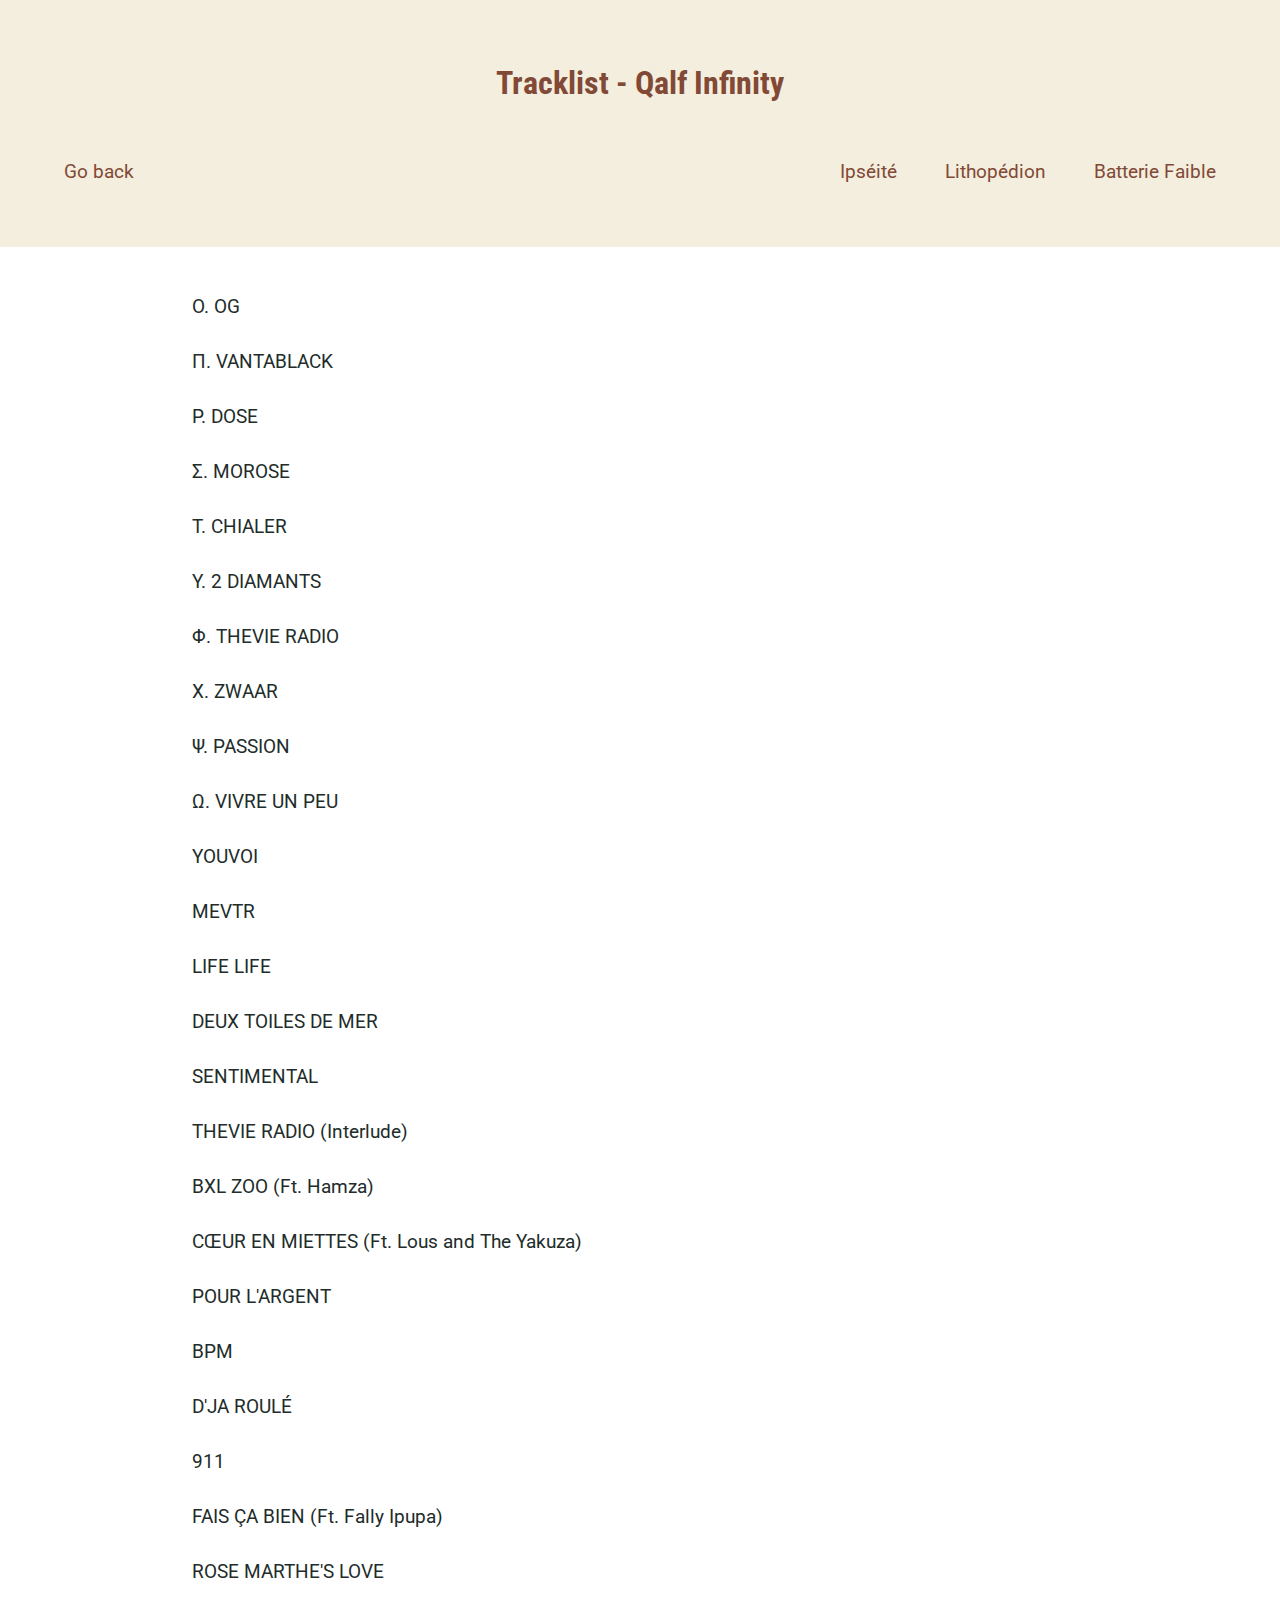
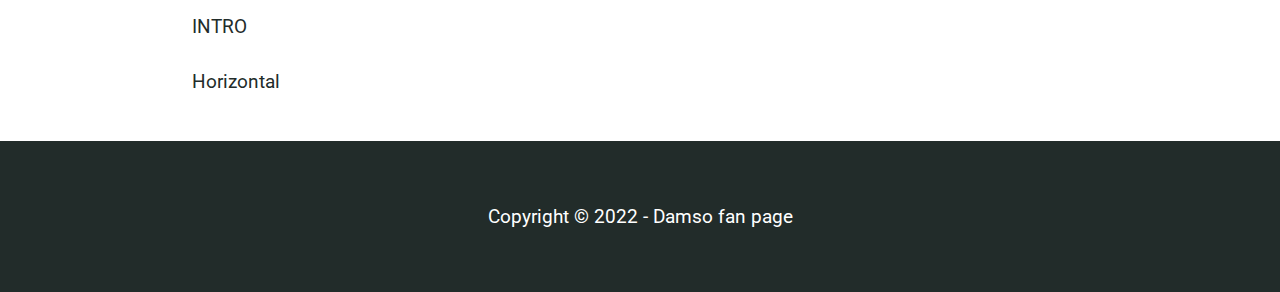
<file: qalf-infinity/qalfinfinity.html>
<!DOCTYPE html>
<html lang="en">
<head>
    <meta charset="UTF-8">
    <meta http-equiv="X-UA-Compatible" content="IE=edge">
    <meta name="viewport" content="width=device-width, initial-scale=1.0">
    <link rel="stylesheet" href="CSS/style.css">
    <link href="https://fonts.googleapis.com/css2?family=Roboto+Condensed:ital,wght@0,300;1,300&display=swap" rel="stylesheet">
    <link href="https://fonts.googleapis.com/css2?family=Roboto:ital,wght@0,100;0,300;1,100;1,300&display=swap" rel="stylesheet">
    <title>Tracklist - Qalf Infinity</title>
</head>
<body>
    
    <div class="bg-light">
        <div class="container">
            <header class="text-center">
                <div >
                    <h1>Tracklist - Qalf Infinity</h1>
                </div>
            </header>
            <nav class="navbar">

                <div class="left">
                    <a href="../index.html"><p>Go back</p></a>
                </div>

                <div class="right">
                    <ul class="navigation text-center">
                        <li>
                            <a href="../ipseite/ipseite.html">
                                <p>Ipséité</p>
                            </a>
                        </li>
                        <li>
                            <a href="../lithopédion/lithopedion.html">
                                <p>Lithopédion</p>
                            </a>
                        </li>
                        <li>
                            <a href="../batterie-faible/batteriefaible.html">
                                <p>Batterie Faible</p>
                            </a>
                        </li>
                    </ul>
                </div>
                
            </nav>
        </div>
    </div>
    

    <section class="bg-white">
        <ul class="tracklist">
            <li>
                <p>Ο. OG</p>
            </li>
            <li>
                <p>Π. VANTABLACK</p>
            </li>
            <li>
                <p>Ρ. DOSE</p>
            </li>
            <li>
                <p>Σ. MOROSE</p>
            </li>
            <li>
                <p>Τ. CHIALER</p>
            </li>
            <li>
                <p>Υ. 2 DIAMANTS</p>
            </li>
            <li>
                <p>Φ. THEVIE RADIO</p>
            </li>
            <li>
                <p>Χ. ZWAAR</p>
            </li>
            <li>
                <p>Ψ. PASSION</p>
            </li>
            <li>
                <p>Ω. VIVRE UN PEU</p>
            </li>
            <li>
                <p>YOUVOI</p>
            </li>
            <li>
                <p>MEVTR</p>
            </li>
            <li>
                <p>LIFE LIFE</p>
            </li>
            <li>
                <p>DEUX TOILES DE MER</p>
            </li>
            <li>
                <p>SENTIMENTAL</p>
            </li>
            <li>
                <p>THEVIE RADIO (Interlude)</p>
            </li>
            <li>
                <p>BXL ZOO (Ft. Hamza)</p>
            </li>
            <li>
                <p>CŒUR EN MIETTES (Ft. Lous and The Yakuza)</p>
            </li>
            <li>
                <p>POUR L'ARGENT</p>
            </li>
            <li>
                <p>BPM</p>
            </li>
            <li>
                <p>D'JA ROULÉ</p>
            </li>
            <li>
                <p>911</p>
            </li>
            <li>
                <p>FAIS ÇA BIEN (Ft. Fally Ipupa)</p>
            </li>
            <li>
                <p>ROSE MARTHE'S LOVE</p>
            </li>
            <li>
                <p>INTRO</p>
            </li>
            <li>
                <p>Horizontal</p>
            </li>
        </ul>
    </section>

    <footer class="bg-dark">
        <div class="container text-center">
            <p>Copyright &copy; 2022 - Damso fan page</p>
        </div>
    </footer>

</body>
</html>
</file>
<file: mainpage/CSS/main.css>
/* Parametres de bases */

:root{
    --clr-primary-200:#F3EEDE;
    --clr-primary-400:#824936;

    --clr-basic-100:#fff;
    --clr-basic-900:#222C2A;

    --ff-para:'Roboto', sans-serif;
    --ff-title:'Roboto Condensed', sans-serif;
}

*,
*::after,
*::before{
    margin:0;
    box-sizing: border-box;
}

            /* /Parametres */
            
            /* Css des titres*/

h1,
h2{
    font-family: var(--ff-title);
    line-height: 1;
    margin-bottom: 1em;
}

h1{
    margin-bottom:0.5em;
}

h2{
    position: relative;
    left: 1rem;
}

            /* /titres */
            /* para */
p{
    font-family: var(--ff-para);
    font-weight: 300;
    line-height: 1.6;
    margin:1em 0 0.5em 0;
}
            /* /para */

                /*GLOBAL*/

.container{
    width: min(85%,70.5rem);
    margin: auto;
}

.text-center{
    text-align: center;
}

header,
section,
footer{
    padding:4rem 0;
}

.split{
    display: flex;
    flex-wrap: wrap;
    justify-content: center;
}
                /* /GLOBAL */


                /* HEADING*/
.bg-light{
    background-color: var(--clr-primary-200);
    color: var(--clr-primary-400);
}

.bg-light p{
    font-style: italic;
}
                /* /HEADING */


                /*SECTION ABOUT */
.pp{
    max-width: 150px;
    border:1px solid #222C2A;
    margin:1em 1.5em;
    display: block;
}
                /* /SECTION ABOUT */


                /* SECTION DISCOGRAPHIE */
.bg-brown{
    background-color: var(--clr-primary-400);
    color: var(--clr-basic-100);
}

.bg-brown h2{
    color:var(--clr-primary-200);
}

.forhover{
    display:flex;
    flex-direction: column;
    align-items: center;
}

.bg-brown hr{
    color:var(--clr-primary-200);
}

.album{
    border: 0px;
    width:110px;
    margin:1em 1.5em;
    display: block;
}
                /* /DISCOGRAPHIE */


                /* FOOTER */
.bg-dark{
    background-color: var(--clr-basic-900);
    color:var(--clr-basic-100);
}
                /* /FOOTER */

                /* MEDIA@*/

@media(min-width:750px){
    .pp{
        min-width:180px;
        margin:2em;
    }
    
    .about p{
        max-width: 55ch;
        margin: 2em;
    }

    .about .split{
        flex-wrap: nowrap;
        justify-content: space-around;

    }

    .bg-brown p{
        margin-top: 3em;
    }
}

@media(min-width:980px){
    .album{
        min-width:160px;
        margin:1em;
        display: block;
    }

    .forhover:hover{
        font-size:19px;
        margin-inline:1em;
        transition: 0.5s;
        transition-delay: 0.3s;
    }

    .bg-light{
        padding:6em 0;
    }

@media(max-width:370px){
    .album{
        width: 90px;
    }

    .bg-brown p,
    .bg-dark p{
        font-size: 0.8em;
    }
}
}
                /* /MEDIA@ */
</file>
<file: batterie-faible/CSS/style.css>
/* Parametres de bases */
:root{
    --clr-primary-200:#F3EEDE;
    --clr-primary-400:#824936;

    --clr-basic-100:#fff;
    --clr-basic-900:#222C2A;

    --ff-para:'Roboto', sans-serif;
    --ff-title:'Roboto Condensed', sans-serif;
}

*,
*::after,
*::before{
    margin:0;
    padding:0;
    box-sizing: border-box;
    text-decoration: none;
    list-style: none;
}

h1{
    font-family: var(--ff-title);
    font-size: 1.5em;
    margin-bottom:  1.5em;
}

p{
    font-family: var(--ff-para);
}

a{
    color:var(--clr-primary-400);
}

a:hover{
    color:#000;
}

.container{
    width: 90%;
    margin-inline: auto;
    padding:4rem 0;
}

.text-center{
    text-align: center;
}

.navbar{
    display: flex;
    align-items: center;
    flex-direction: column;
}

.bg-white{
    background-color: var(--clr-basic-100);
    color:var(--clr-basic-900);
}

.bg-light{
    background-color:var(--clr-primary-200);
    color:var(--clr-primary-400);
}


.bg-dark{
    background-color: var(--clr-basic-900);
    color:var(--clr-basic-100);
}

.left{
    margin-bottom: 1em;
}

.navigation li{
    margin-left: 0.4em;
}

.tracklist{
    margin: 2rem 0;
}

.tracklist li{
    padding: 1em 5em;
}

.tracklist li:hover{
    padding: 1em 5.5em;
    background-color: #eee;
}

@media(min-width:650px){
    h1{
        margin-bottom: 1.8em;
    }

    .navbar{
        flex-direction: row;
        justify-content: space-between;
    }

    .navigation{
        display: flex;
    }

    .navigation li{
        margin:0 0 0 3em;
    }

    .left{
        margin-bottom: 0;
    }

    .tracklist li{
        padding: 1em 8em;
    }

    .tracklist li:hover{
        padding: 1.4em 8em;
    }
    
}

@media(min-width:880px){
    h1{
        font-size: 2em;
    }

    p{
        font-size: 1.2em;
    }

    .tracklist li{
        padding: 1em 12em;
    }

    .tracklist li:hover{
        padding: 1.4em 12em;
    }
}
</file>
<file: ipseite/CSS/style.css>
/* Parametres de bases */
:root{
    --clr-primary-200:#F3EEDE;
    --clr-primary-400:#824936;

    --clr-basic-100:#fff;
    --clr-basic-900:#222C2A;

    --ff-para:'Roboto', sans-serif;
    --ff-title:'Roboto Condensed', sans-serif;
}

*,
*::after,
*::before{
    margin:0;
    padding:0;
    box-sizing: border-box;
    text-decoration: none;
    list-style: none;
}

h1{
    font-family: var(--ff-title);
    font-size: 1.5em;
    margin-bottom:  1.5em;
}

p{
    font-family: var(--ff-para);
}

a{
    color:var(--clr-primary-400);
}

a:hover{
    color:#000;
}

.container{
    width: 90%;
    margin-inline: auto;
    padding:4rem 0;
}

.text-center{
    text-align: center;
}

.navbar{
    display: flex;
    align-items: center;
    flex-direction: column;
}

.bg-white{
    background-color: var(--clr-basic-100);
    color:var(--clr-basic-900);
}

.bg-light{
    background-color:var(--clr-primary-200);
    color:var(--clr-primary-400);
}


.bg-dark{
    background-color: var(--clr-basic-900);
    color:var(--clr-basic-100);
}

.left{
    margin-bottom: 1em;
}

.navigation li{
    margin-left: 0.4em;
}

.tracklist{
    margin: 2rem 0;
}

.tracklist li{
    padding: 1em 5em;
}

.tracklist li:hover{
    padding: 1em 5.5em;
    background-color: #eee;
}

@media(min-width:650px){
    h1{
        margin-bottom: 1.8em;
    }

    .navbar{
        flex-direction: row;
        justify-content: space-between;
    }

    .navigation{
        display: flex;
    }

    .navigation li{
        margin:0 0 0 3em;
    }

    .left{
        margin-bottom: 0;
    }

    .tracklist li{
        padding: 1em 8em;
    }

    .tracklist li:hover{
        padding: 1.4em 8em;
    }
    
}

@media(min-width:880px){
    h1{
        font-size: 2em;
    }

    p{
        font-size: 1.2em;
    }

    .tracklist li{
        padding: 1em 12em;
    }

    .tracklist li:hover{
        padding: 1.4em 12em;
    }
}
</file>
<file: lithopédion/CSS/style.css>
/* Parametres de bases */
:root{
    --clr-primary-200:#F3EEDE;
    --clr-primary-400:#824936;

    --clr-basic-100:#fff;
    --clr-basic-900:#222C2A;

    --ff-para:'Roboto', sans-serif;
    --ff-title:'Roboto Condensed', sans-serif;
}

*,
*::after,
*::before{
    margin:0;
    padding:0;
    box-sizing: border-box;
    text-decoration: none;
    list-style: none;
}

h1{
    font-family: var(--ff-title);
    font-size: 1.5em;
    margin-bottom:  1.5em;
}

p{
    font-family: var(--ff-para);
}

a{
    color:var(--clr-primary-400);
}

a:hover{
    color:#000;
}

.container{
    width: 90%;
    margin-inline: auto;
    padding:4rem 0;
}

.text-center{
    text-align: center;
}

.navbar{
    display: flex;
    align-items: center;
    flex-direction: column;
}

.bg-white{
    background-color: var(--clr-basic-100);
    color:var(--clr-basic-900);
}

.bg-light{
    background-color:var(--clr-primary-200);
    color:var(--clr-primary-400);
}


.bg-dark{
    background-color: var(--clr-basic-900);
    color:var(--clr-basic-100);
}

.left{
    margin-bottom: 1em;
}

.navigation li{
    margin-left: 0.4em;
}

.tracklist{
    margin: 2rem 0;
}

.tracklist li{
    padding: 1em 5em;
}

.tracklist li:hover{
    padding: 1em 5.5em;
    background-color: #eee;
}

@media(min-width:650px){
    h1{
        margin-bottom: 1.8em;
    }

    .navbar{
        flex-direction: row;
        justify-content: space-between;
    }

    .navigation{
        display: flex;
    }

    .navigation li{
        margin:0 0 0 3em;
    }

    .left{
        margin-bottom: 0;
    }

    .tracklist li{
        padding: 1em 8em;
    }

    .tracklist li:hover{
        padding: 1.4em 8em;
    }
    
}

@media(min-width:880px){
    h1{
        font-size: 2em;
    }

    p{
        font-size: 1.2em;
    }

    .tracklist li{
        padding: 1em 12em;
    }

    .tracklist li:hover{
        padding: 1.4em 12em;
    }
}
</file>
<file: qalf-infinity/CSS/style.css>
/* Parametres de bases */
:root{
    --clr-primary-200:#F3EEDE;
    --clr-primary-400:#824936;

    --clr-basic-100:#fff;
    --clr-basic-900:#222C2A;

    --ff-para:'Roboto', sans-serif;
    --ff-title:'Roboto Condensed', sans-serif;
}

*,
*::after,
*::before{
    margin:0;
    padding:0;
    box-sizing: border-box;
    text-decoration: none;
    list-style: none;
}

h1{
    font-family: var(--ff-title);
    font-size: 1.5em;
    margin-bottom:  1.5em;
}

p{
    font-family: var(--ff-para);
}

a{
    color:var(--clr-primary-400);
}

a:hover{
    color:#000;
}

.container{
    width: 90%;
    margin-inline: auto;
    padding:4rem 0;
}

.text-center{
    text-align: center;
}

.navbar{
    display: flex;
    align-items: center;
    flex-direction: column;
}

.bg-white{
    background-color: var(--clr-basic-100);
    color:var(--clr-basic-900);
}

.bg-light{
    background-color:var(--clr-primary-200);
    color:var(--clr-primary-400);
}


.bg-dark{
    background-color: var(--clr-basic-900);
    color:var(--clr-basic-100);
}

.left{
    margin-bottom: 1em;
}

.navigation li{
    margin-left: 0.4em;
}

.tracklist{
    margin: 2rem 0;
}

.tracklist li{
    padding: 1em 5em;
}

.tracklist li:hover{
    padding: 1em 5.5em;
    background-color: #eee;
}

@media(min-width:650px){
    h1{
        margin-bottom: 1.8em;
    }

    .navbar{
        flex-direction: row;
        justify-content: space-between;
    }

    .navigation{
        display: flex;
    }

    .navigation li{
        margin:0 0 0 3em;
    }

    .left{
        margin-bottom: 0;
    }

    .tracklist li{
        padding: 1em 8em;
    }

    .tracklist li:hover{
        padding: 1.4em 8em;
    }
    
}

@media(min-width:880px){
    h1{
        font-size: 2em;
    }

    p{
        font-size: 1.2em;
    }

    .tracklist li{
        padding: 1em 12em;
    }

    .tracklist li:hover{
        padding: 1.4em 12em;
    }
}
</file>
